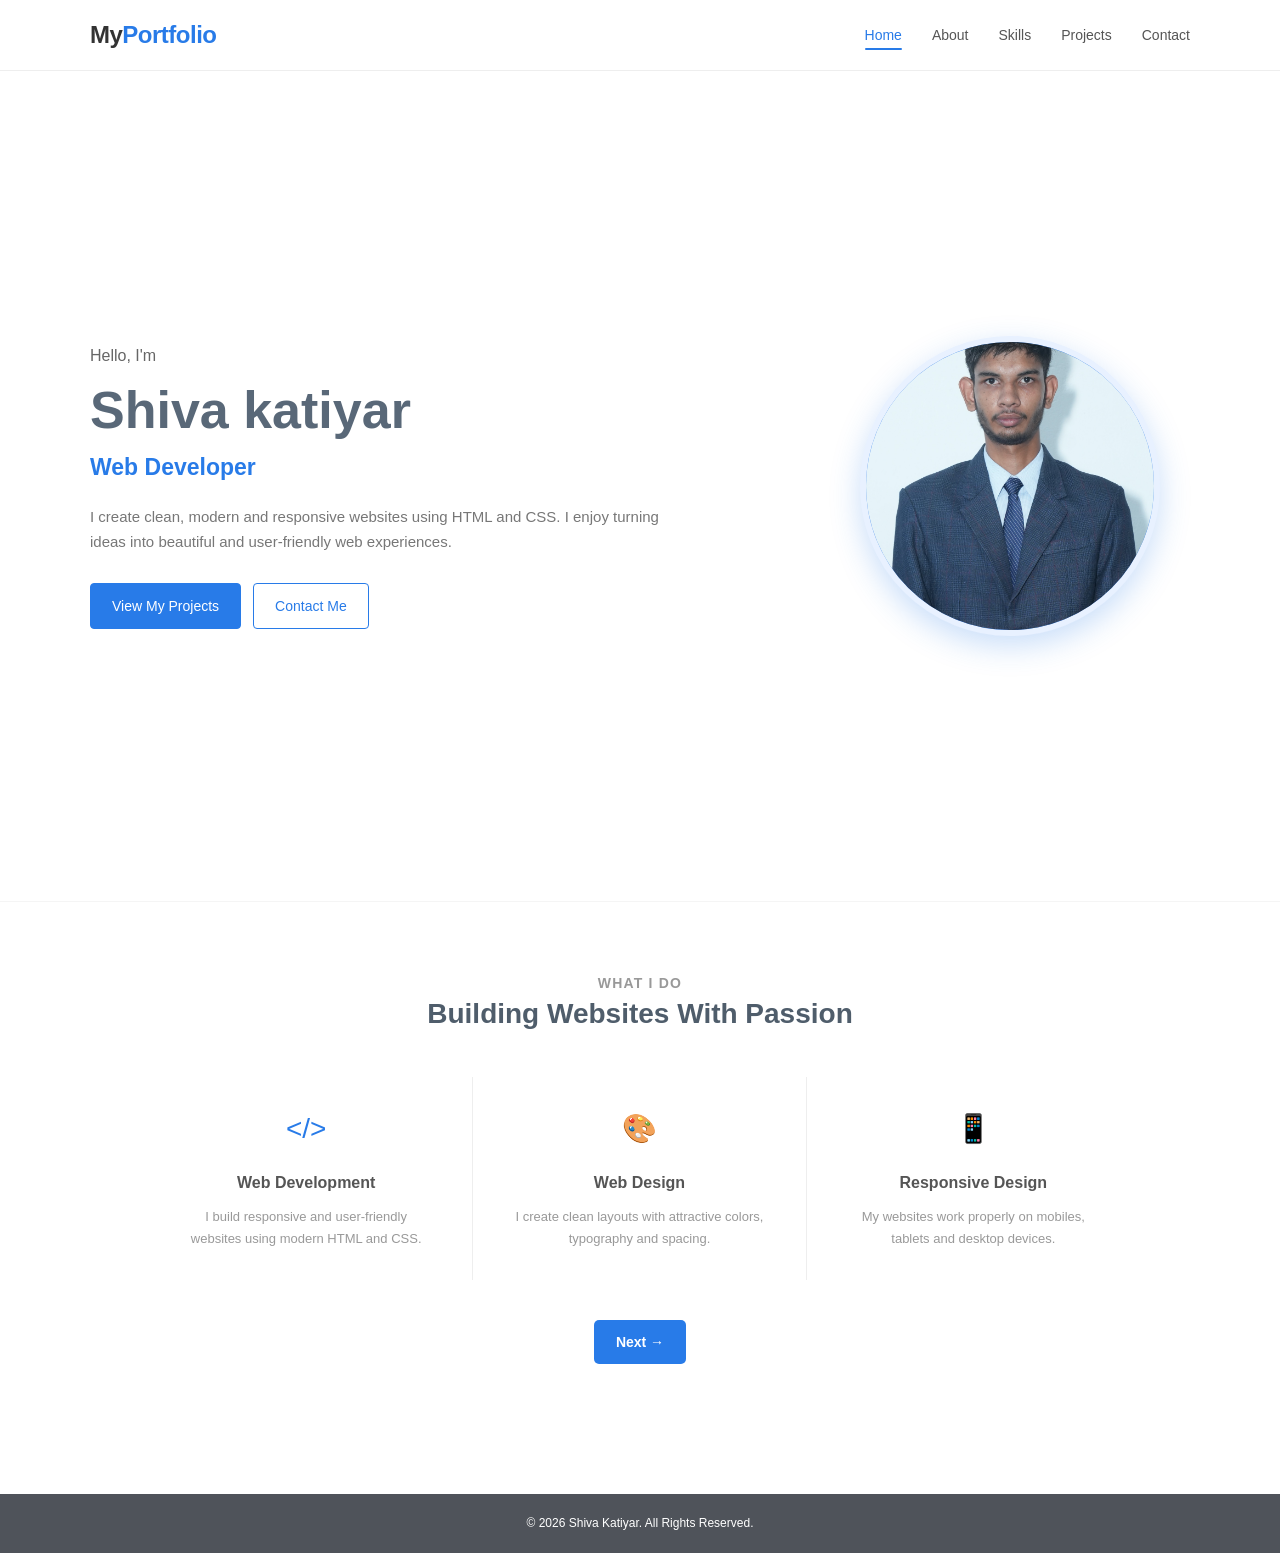
<file: index.html>
<!DOCTYPE html>
<html lang="en">
<head>
    <meta charset="UTF-8">
    <meta name="viewport" content="width=device-width, initial-scale=1.0">
    <title>My Portfolio | Mayank Tripathi</title>
    <!-- CSS -->
    <link rel="stylesheet" href="style1.css">
</head>
<body>
    <!-- =====================================================
         HEADER / NAVBAR
    ====================================================== -->
    <header class="header">
        <div class="container navbar">
            <!-- Logo -->
            <a href="index.html" class="logo">
                My<span>Portfolio</span>
            </a>
            <!-- Navigation -->
            <nav>
                <ul class="nav-links">
                    <li> <a href="index.html" class="active">Home</a></li>
                    <li><a href="about.html">About</a></li>
                    <li><a href="skills.html">Skills</a></li>
                    <li><a href="projects.html">Projects</a></li>
                    <li><a href="contact.html">Contact</a></li>
                </ul>
            </nav>
        </div>
    </header>
    <!-- =====================================================
         HOME / HERO SECTION
    ====================================================== -->
    <main>
        <section class="hero">
            <div class="container hero-content">
                <!-- LEFT SIDE -->
                <div class="hero-text">
                    <p class="intro"> Hello, I'm </p>
                    <h1>
                        Shiva katiyar
                    </h1>

                    <h2>
                        Web Developer
                    </h2>
                    <p class="description">
                        I create clean, modern and responsive websites
                        using HTML and CSS. I enjoy turning ideas into
                        beautiful and user-friendly web experiences.
                    </p>
                    <!-- Buttons -->
                    <div class="buttons">
                        <a href="projects.html" class="btn primary-btn">
                            View My Projects
                        </a>
                        <a href="contact.html" class="btn secondary-btn">
                            Contact Me
                        </a>
                    </div>

                </div>


                <!-- RIGHT SIDE / PROFILE IMAGE -->
                <div class="hero-image">

                    <div class="profile-circle">

                        <img
                            src="shiva pp.jpeg"
                            alt="Shiva Katiyar"
                        >

                    </div>

                </div>

            </div>

        </section>
        <!-- =================================================
             WHAT I DO SECTION
        ================================================== -->
        <section class="services">

            <div class="container">

                <div class="section-title">

                    <p class="small-title">
                        What I Do
                    </p>

                    <h2>
                        Building Websites With Passion
                    </h2>

                </div>


                <div class="services-grid">


                    <!-- Service 1 -->
                    <div class="service-card">

                        <div class="service-icon">
                            &lt;/&gt;
                        </div>

                        <h3>
                            Web Development
                        </h3>

                        <p>
                            I build responsive and user-friendly
                            websites using modern HTML and CSS.
                        </p>

                    </div>


                    <!-- Service 2 -->
                    <div class="service-card">

                        <div class="service-icon">
                            🎨
                        </div>

                        <h3>
                            Web Design
                        </h3>

                        <p>
                            I create clean layouts with attractive
                            colors, typography and spacing.
                        </p>

                    </div>


                    <!-- Service 3 -->
                    <div class="service-card">

                        <div class="service-icon">
                            📱
                        </div>

                        <h3>
                            Responsive Design
                        </h3>

                        <p>
                            My websites work properly on mobiles,
                            tablets and desktop devices.
                        </p>

                    </div>

                </div>

            </div>

            <div class="page-navigation">    
    <a href="about.html" class="nav-btn next-btn">Next →</a>
</div>

        </section>

    </main>


    <!-- =====================================================
         FOOTER
    ====================================================== -->

    <footer class="footer">

        <p>
            © 2026 Shiva Katiyar. All Rights Reserved.
        </p>

    </footer>

</body>

</html>
</file>
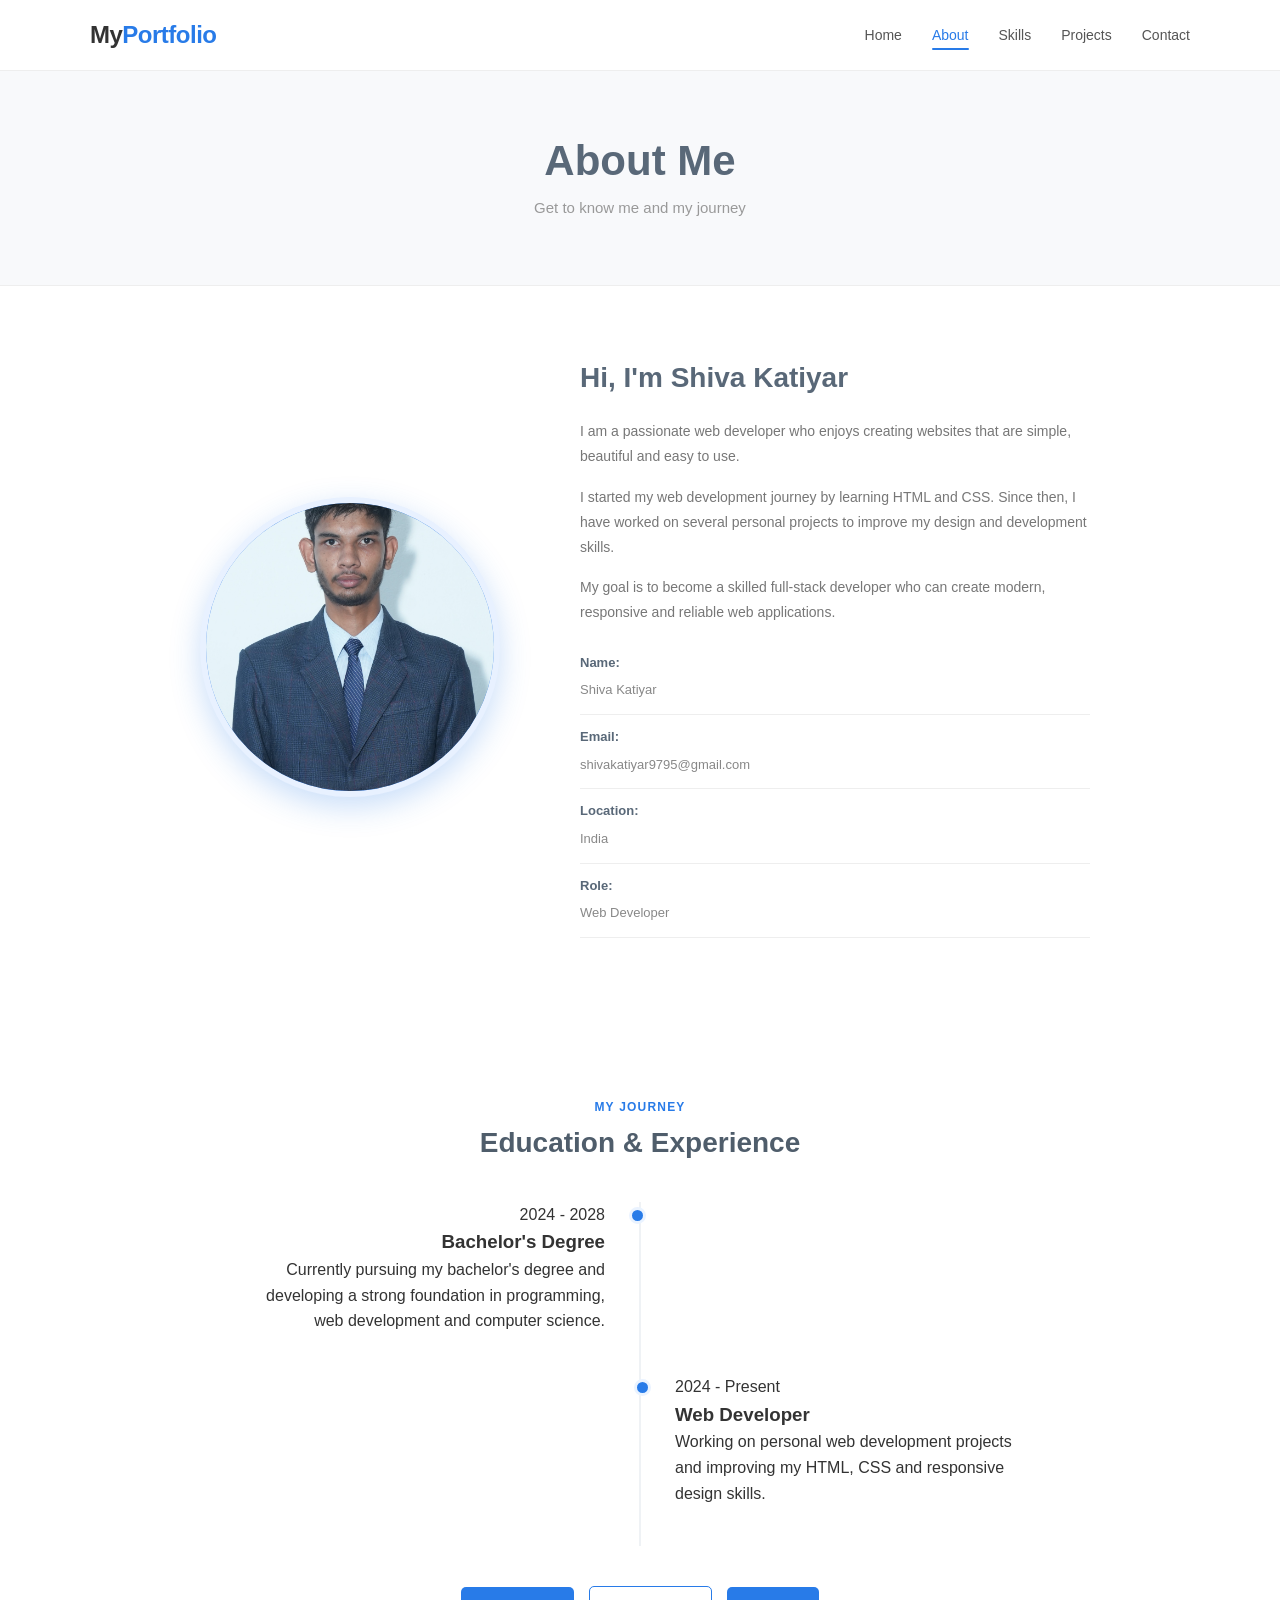
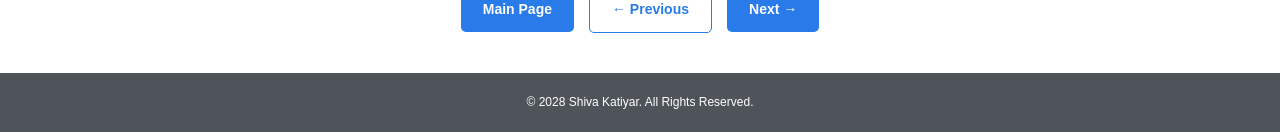
<file: about.html>
<!DOCTYPE html>
<html lang="en">

<head>
    <meta charset="UTF-8">
    <meta name="viewport" content="width=device-width, initial-scale=1.0">

    <title>My Portfolio | About</title>

    <link rel="stylesheet" href="style1.css">
</head>

<body>

    <!-- =====================================================
         HEADER
    ====================================================== -->

    <header class="header">

        <div class="container navbar">

            <!-- Logo -->
            <a href="index.html" class="logo">
                My<span>Portfolio</span>
            </a>

            <!-- Navigation -->
            <nav>
                <ul class="nav-links">

                    <li>
                        <a href="index.html">
                            Home
                        </a>
                    </li>

                    <li>
                        <a href="about.html" class="active">
                            About
                        </a>
                    </li>

                    <li>
                        <a href="skills.html">
                            Skills
                        </a>
                    </li>

                    <li>
                        <a href="projects.html">
                            Projects
                        </a>
                    </li>

                    <li>
                        <a href="contact.html">
                            Contact
                        </a>
                    </li>

                </ul>
            </nav>

        </div>

    </header>


    <!-- =====================================================
         PAGE HEADER
    ====================================================== -->

    <section class="page-header">

        <h1>
            About Me
        </h1>

        <p>
            Get to know me and my journey
        </p>

    </section>


    <!-- =====================================================
         ABOUT SECTION
    ====================================================== -->

    <section class="about-section">

        <div class="container about-content">


            <!-- =================================================
                 PROFILE IMAGE
            ================================================== -->

            <div class="about-image">

                <div class="profile-circle">

                    <img
                        src="shiva pp.jpeg"
                        alt="Shiva Katiyar"
                    >

                </div>

            </div>


            <!-- =================================================
                 ABOUT TEXT
            ================================================== -->

            <div class="about-text">

                <h2>
                    Hi, I'm Shiva Katiyar
                </h2>


                <p>
                    I am a passionate web developer who enjoys
                    creating websites that are simple, beautiful
                    and easy to use.
                </p>


                <p>
                    I started my web development journey by learning
                    HTML and CSS. Since then, I have worked on several
                    personal projects to improve my design and
                    development skills.
                </p>


                 

                <p>
                    My goal is to become a skilled full-stack developer
                    who can create modern, responsive and reliable
                    web applications.
                </p>


                <!-- =================================================
                     PERSONAL INFORMATION
                ================================================== -->

                <div class="info-grid">


                    <div class="info-item">

                        <strong>
                            Name:
                        </strong>

                        <span>
                            Shiva Katiyar
                        </span>

                    </div>


                    <div class="info-item">

                        <strong>
                            Email:
                        </strong>

                        <span>
                            shivakatiyar9795@gmail.com
                        </span>

                    </div>


                    <div class="info-item">

                        <strong>
                            Location:
                        </strong>

                        <span>
                            India
                        </span>

                    </div>


                    <div class="info-item">

                        <strong>
                            Role:
                        </strong>
                        
                        <span>
                            Web Developer
                        </span>

                    </div>

                </div>
                
            </div>
            
        </div>
        
    </section>


    <!-- =====================================================
    MY JOURNEY
    ====================================================== -->
    
    <section class="journey">

        <div class="section-title">
            
            <div class="small-title">
                My Journey
            </div>
            
            <h2>
                Education & Experience
            </h2>
            
        </div>
        
        
        <div class="timeline">
            

            <!-- Education -->
            
            <div class="timeline-item">
                
                <div class="timeline-year">
                    2024 - 2028
                </div>
                
                <h3>
                    Bachelor's Degree
                </h3>
                
                <p>
                    Currently pursuing my bachelor's degree and
                    developing a strong foundation in programming,
                    web development and computer science.
                </p>
                
            </div>
            
            
            <!-- Web Development -->

            <div class="timeline-item">

                <div class="timeline-year">
                    2024 - Present
                </div>

                <h3>
                    Web Developer
                </h3>
                
                <p>
                    Working on personal web development projects
                    and improving my HTML, CSS and responsive
                    design skills.
                </p>

            </div>


            <!-- Java Backend -->
<!-- 
            <div class="timeline-item">
                
                <div class="timeline-year">
                    Present
                </div>

                <h3>
                    Java Backend Development
                </h3>
                
                <p>
                    Currently learning Java backend development,
                    databases and server-side technologies to
                    develop full-stack web applications.
                </p>
                
            </div> -->
            
        </div>
        
        <div class="page-navigation">
        <a href="index.html" class="nav-btn main-btn">Main Page</a>
        <a href="index.html" class="nav-btn prev-btn">← Previous</a>
        <a href="skills.html" class="nav-btn next-btn">Next →</a>
    </div>
    </section>


    <!-- =====================================================
         FOOTER
    ====================================================== -->

    <footer class="footer">

        <p>
            © 2028 Shiva Katiyar. All Rights Reserved.
        </p>

    </footer>

</body>

</html>
</file>
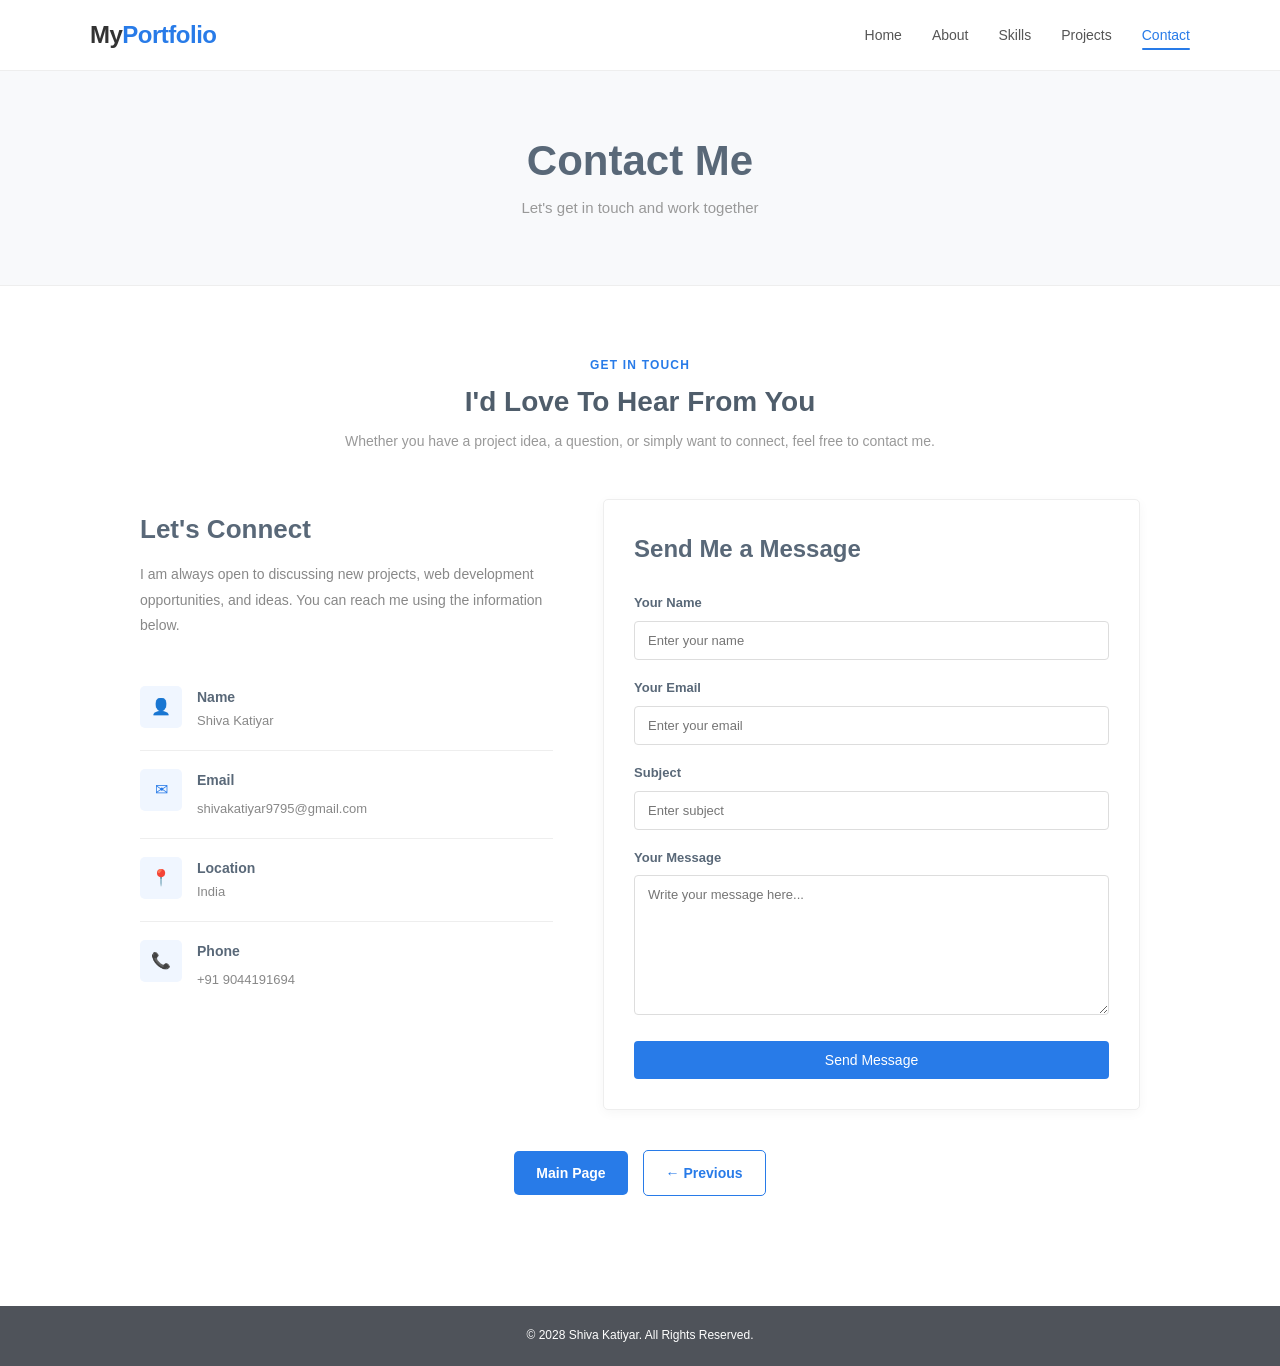
<file: contact.html>
<!DOCTYPE html>
<html lang="en">

<head>
    <meta charset="UTF-8">
    <meta name="viewport" content="width=device-width, initial-scale=1.0">

    <title>My Portfolio | Contact</title>

    <link rel="stylesheet" href="style1.css">
</head>


<body>


<!-- =====================================================
     HEADER / NAVBAR
===================================================== -->

<header class="header">

    <div class="container navbar">

        <a href="index.html" class="logo">
            My<span>Portfolio</span>
        </a>


        <nav>

            <ul class="nav-links">

                <li>
                    <a href="index.html">
                        Home
                    </a>
                </li>

                <li>
                    <a href="about.html">
                        About
                    </a>
                </li>

                <li>
                    <a href="skills.html">
                        Skills
                    </a>
                </li>

                <li>
                    <a href="projects.html">
                        Projects
                    </a>
                </li>

                <li>
                    <a href="contact.html" class="active">
                        Contact
                    </a>
                </li>

            </ul>

        </nav>

    </div>

</header>



<!-- =====================================================
     PAGE HEADER
===================================================== -->

<section class="page-header">

    <h1>Contact Me</h1>

    <p>
        Let's get in touch and work together
    </p>

</section>



<!-- =====================================================
     CONTACT SECTION
===================================================== -->

<section class="contact-section">

    <div class="section-title">

        <div class="small-title">
            Get In Touch
        </div>

        <h2>
            I'd Love To Hear From You
        </h2>

        <p>
            Whether you have a project idea, a question,
            or simply want to connect, feel free to contact me.
        </p>

    </div>



    <div class="contact-grid">


        <!-- =================================================
             CONTACT INFORMATION
        ================================================== -->

        <div class="contact-info">

            <h2>
                Let's Connect
            </h2>

            <p>
                I am always open to discussing new projects,
                web development opportunities, and ideas.
                You can reach me using the information below.
            </p>


            <!-- Name -->

            <div class="contact-item">

                <div class="contact-icon">
                    👤
                </div>

                <div>

                    <h3>
                        Name
                    </h3>

                    <p>
                       Shiva Katiyar
                    </p>

                </div>

            </div>


            <!-- Email -->

            <div class="contact-item">

                <div class="contact-icon">
                    ✉
                </div>

                <div>

                    <h3>
                        Email
                    </h3>

                    <a href="mailto:mt7958222@gmail.com">
                         shivakatiyar9795@gmail.com
                    </a>

                </div>

            </div>


            <!-- Location -->

            <div class="contact-item">

                <div class="contact-icon">
                    📍
                </div>

                <div>

                    <h3>
                        Location
                    </h3>

                    <p>
                        India
                    </p>

                </div>

            </div>


            <!-- Phone -->

            <div class="contact-item">

                <div class="contact-icon">
                    📞
                </div>

                <div>

                    <h3>
                        Phone
                    </h3>

                    <a href="tel:+919044191694">
                        +91  9044191694
                    </a>

                </div>

            </div>

        </div>



        <!-- =================================================
             CONTACT FORM
        ================================================== -->

        <div class="contact-form">

            <h2>
                Send Me a Message
            </h2>


            <form action="#" method="post">


                <!-- Name -->

                <div class="form-group">

                    <label for="name">
                        Your Name
                    </label>

                    <input
                        type="text"
                        id="name"
                        name="name"
                        placeholder="Enter your name"
                        required
                    >

                </div>


                <!-- Email -->

                <div class="form-group">

                    <label for="email">
                        Your Email
                    </label>

                    <input
                        type="email"
                        id="email"
                        name="email"
                        placeholder="Enter your email"
                        required
                    >

                </div>


                <!-- Subject -->

                <div class="form-group">

                    <label for="subject">
                        Subject
                    </label>

                    <input
                        type="text"
                        id="subject"
                        name="subject"
                        placeholder="Enter subject"
                        required
                    >

                </div>


                <!-- Message -->

                <div class="form-group">

                    <label for="message">
                        Your Message
                    </label>

                    <textarea
                        id="message"
                        name="message"
                        placeholder="Write your message here..."
                        required
                    ></textarea>

                </div>


                <!-- Submit -->

                <button
                    type="submit"
                    class="btn primary-btn"
                >
                    Send Message
                </button>

            </form>

        </div>

    </div>
    <div class="page-navigation">
    <a href="index.html" class="nav-btn main-btn">Main Page</a>
    <a href="projects.html" class="nav-btn prev-btn">← Previous</a>
 </div>

</section>



<!-- =====================================================
     FOOTER
===================================================== -->

<footer class="footer">

    © 2028 Shiva Katiyar. All Rights Reserved.

</footer>


</body>
</html>
</file>
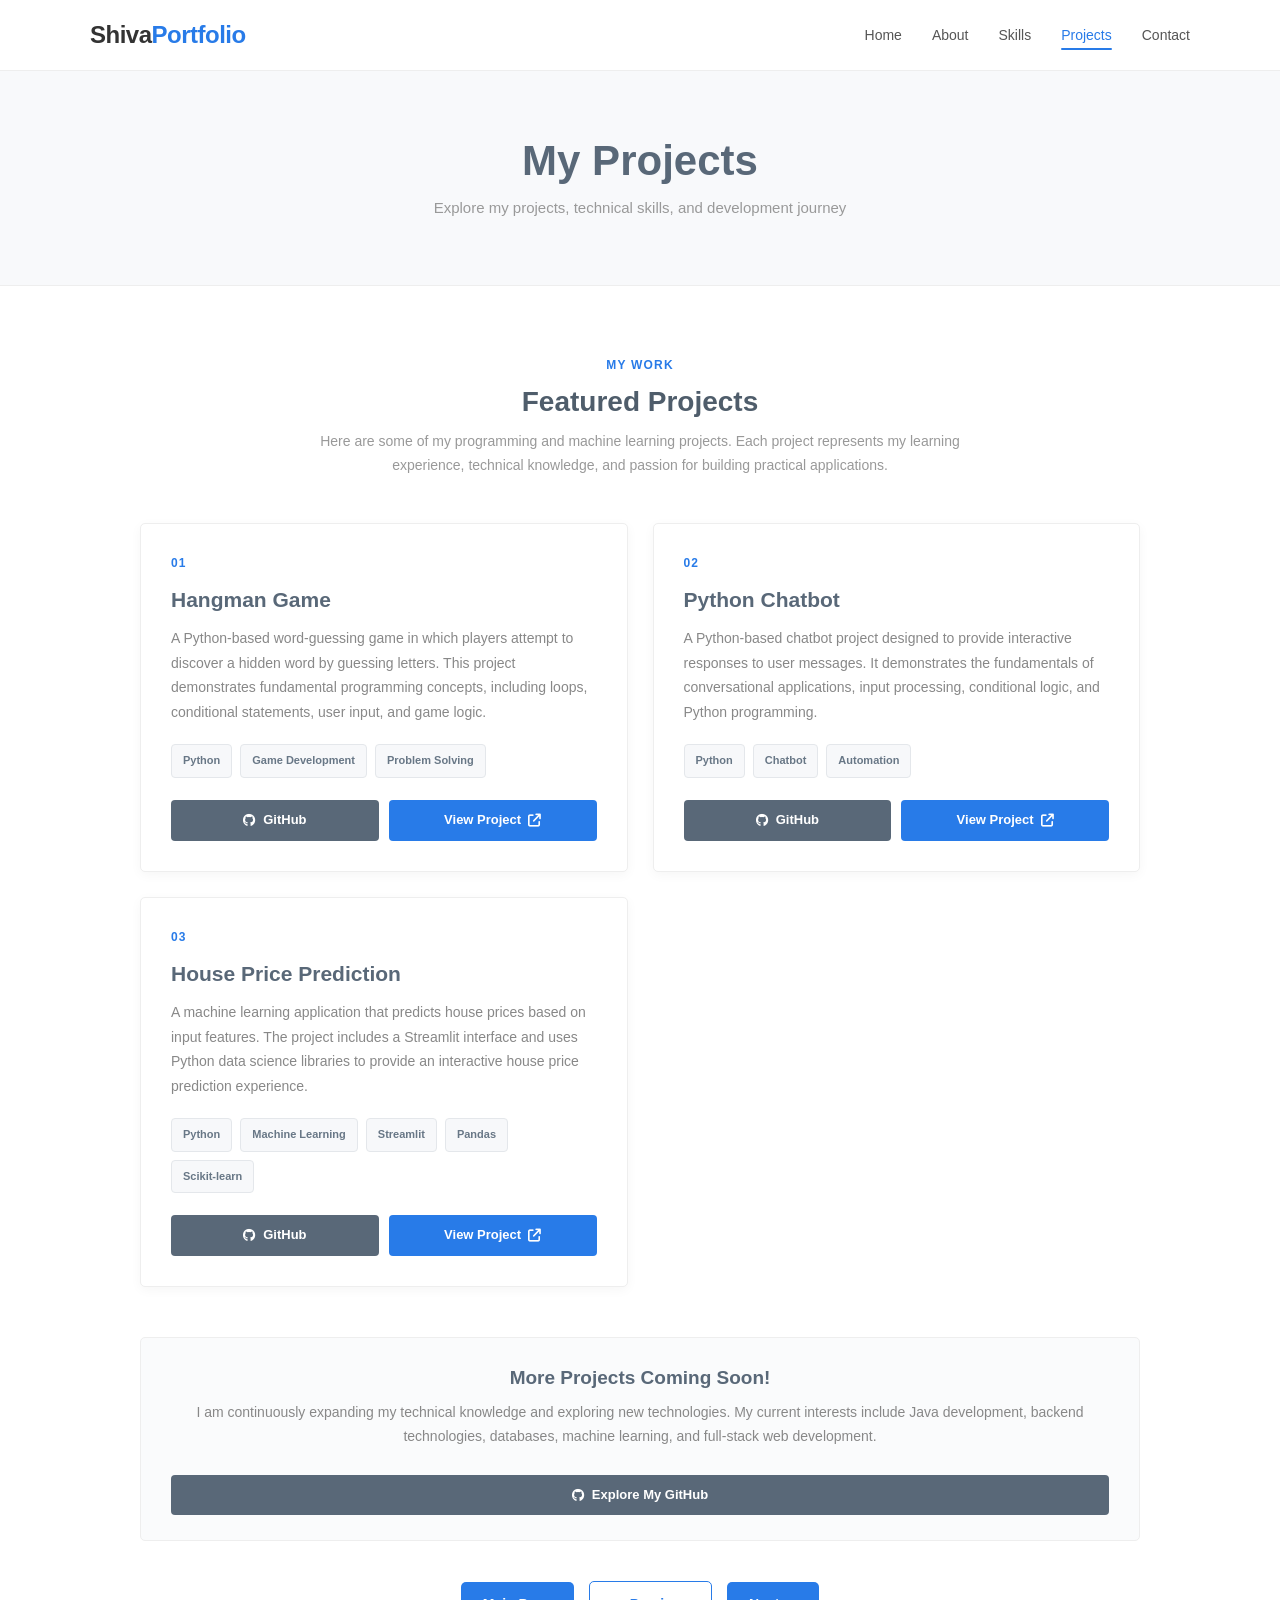
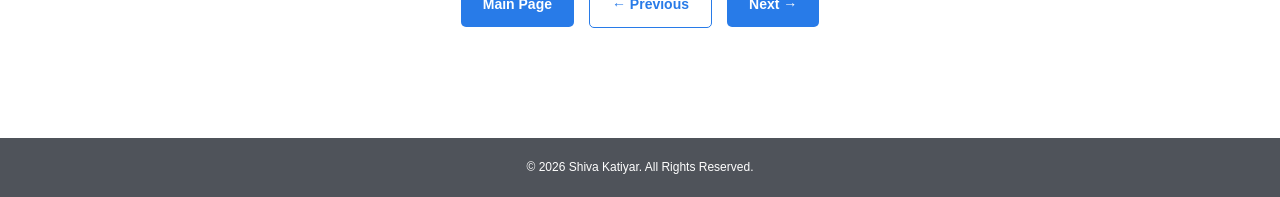
<file: projects.html>
<!DOCTYPE html>
<html lang="en">

<head>
    <meta charset="UTF-8">
    <meta name="viewport" content="width=device-width, initial-scale=1.0">

    <title>Shiva Katiyar | Projects</title>

    <link rel="stylesheet" href="style1.css">

    <!-- Font Awesome -->
    <link rel="stylesheet"
          href="https://cdnjs.cloudflare.com/ajax/libs/font-awesome/6.5.2/css/all.min.css">
</head>

<body>

<!-- ================= HEADER ================= -->

<header class="header">

    <div class="container navbar">

        <a href="index.html" class="logo">
            Shiva<span>Portfolio</span>
        </a>

        <nav>
            <ul class="nav-links">

                <li>
                    <a href="index.html">Home</a>
                </li>

                <li>
                    <a href="about.html">About</a>
                </li>

                <li>
                    <a href="skills.html">Skills</a>
                </li>

                <li>
                    <a href="projects.html" class="active">Projects</a>
                </li>

                <li>
                    <a href="contact.html">Contact</a>
                </li>

            </ul>
        </nav>

    </div>

</header>


<!-- ================= PAGE HEADER ================= -->

<section class="page-header">

    <h1>My Projects</h1>

    <p>Explore my projects, technical skills, and development journey</p>

</section>


<!-- ================= PROJECTS SECTION ================= -->

<section class="projects-section">

    <!-- SECTION HEADING -->

    <div class="section-title">

        <div class="small-title">
            MY WORK
        </div>

        <h2>Featured Projects</h2>

        <p>
            Here are some of my programming and machine learning projects.
            Each project represents my learning experience, technical
            knowledge, and passion for building practical applications.
        </p>

    </div>


    <!-- ================= PROJECT GRID ================= -->

    <div class="projects-grid">


        <!-- ================================================
             PROJECT 1: HANGMAN GAME
        ================================================= -->

        <div class="project-card">

            <div class="project-number">01</div>

            <h3>Hangman Game</h3>

            <p>
                A Python-based word-guessing game in which players
                attempt to discover a hidden word by guessing letters.
                This project demonstrates fundamental programming
                concepts, including loops, conditional statements,
                user input, and game logic.
            </p>

            <div class="project-tech">

                <span>Python</span>

                <span>Game Development</span>

                <span>Problem Solving</span>

            </div>

            <div class="project-buttons">

                <a
                    href="https://github.com/Shivakatiyar9795/CodeAlpha_HangManGame"
                    target="_blank"
                    rel="noopener noreferrer"
                    class="project-btn github-btn">

                    <i class="fa-brands fa-github"></i>
                    GitHub

                </a>

                <a
                    href="https://github.com/Shivakatiyar9795/CodeAlpha_HangManGame"
                    target="_blank"
                    rel="noopener noreferrer"
                    class="project-btn view-btn">

                    View Project
                    <i class="fa-solid fa-arrow-up-right-from-square"></i>

                </a>

            </div>

        </div>


        <!-- ================================================
             PROJECT 2: CHATBOT
        ================================================= -->

        <div class="project-card">

            <div class="project-number">02</div>

            <h3>Python Chatbot</h3>

            <p>
                A Python-based chatbot project designed to provide
                interactive responses to user messages. It demonstrates
                the fundamentals of conversational applications,
                input processing, conditional logic, and Python
                programming.
            </p>

            <div class="project-tech">

                <span>Python</span>

                <span>Chatbot</span>

                <span>Automation</span>

            </div>

            <div class="project-buttons">

                <a
                    href="https://github.com/Shivakatiyar9795/CodeAlpha_Chatbot"
                    target="_blank"
                    rel="noopener noreferrer"
                    class="project-btn github-btn">

                    <i class="fa-brands fa-github"></i>
                    GitHub

                </a>

                <a
                    href="https://github.com/Shivakatiyar9795/CodeAlpha_Chatbot"
                    target="_blank"
                    rel="noopener noreferrer"
                    class="project-btn view-btn">

                    View Project
                    <i class="fa-solid fa-arrow-up-right-from-square"></i>

                </a>

            </div>

        </div>


        <!-- ================================================
             PROJECT 3: HOUSE PRICE PREDICTION
        ================================================= -->

        <div class="project-card">

            <div class="project-number">03</div>

            <h3>House Price Prediction</h3>

            <p>
                A machine learning application that predicts house
                prices based on input features. The project includes
                a Streamlit interface and uses Python data science
                libraries to provide an interactive house price
                prediction experience.
            </p>

            <div class="project-tech">

                <span>Python</span>

                <span>Machine Learning</span>

                <span>Streamlit</span>

                <span>Pandas</span>

                <span>Scikit-learn</span>

            </div>

            <div class="project-buttons">

                <a
                    href="https://github.com/Shivakatiyar9795/House_Price_Prediction"
                    target="_blank"
                    rel="noopener noreferrer"
                    class="project-btn github-btn">

                    <i class="fa-brands fa-github"></i>
                    GitHub

                </a>

                <a
                    href="https://github.com/Shivakatiyar9795/House_Price_Prediction"
                    target="_blank"
                    rel="noopener noreferrer"
                    class="project-btn view-btn">

                    View Project
                    <i class="fa-solid fa-arrow-up-right-from-square"></i>

                </a>

            </div>

        </div>


    </div>


    <!-- ================= MORE PROJECTS ================= -->

    <div class="projects-message">

        <h3>More Projects Coming Soon!</h3>

        <p>
            I am continuously expanding my technical knowledge and
            exploring new technologies. My current interests include
            Java development, backend technologies, databases,
            machine learning, and full-stack web development.
        </p>

        <br>

        <a
            href="https://github.com/Shivakatiyar9795"
            target="_blank"
            rel="noopener noreferrer"
            class="project-btn github-btn">

            <i class="fa-brands fa-github"></i>
            Explore My GitHub

        </a>

    </div>


    <!-- ================= PAGE NAVIGATION ================= -->

    <div class="page-navigation">

        <a href="index.html" class="nav-btn main-btn">
            Main Page
        </a>

        <a href="skills.html" class="nav-btn prev-btn">
            ← Previous
        </a>

        <a href="contact.html" class="nav-btn next-btn">
            Next →
        </a>

    </div>

</section>


<!-- ================= FOOTER ================= -->

<footer class="footer">

    © 2026 Shiva Katiyar. All Rights Reserved.

</footer>

</body>
</html>
</file>
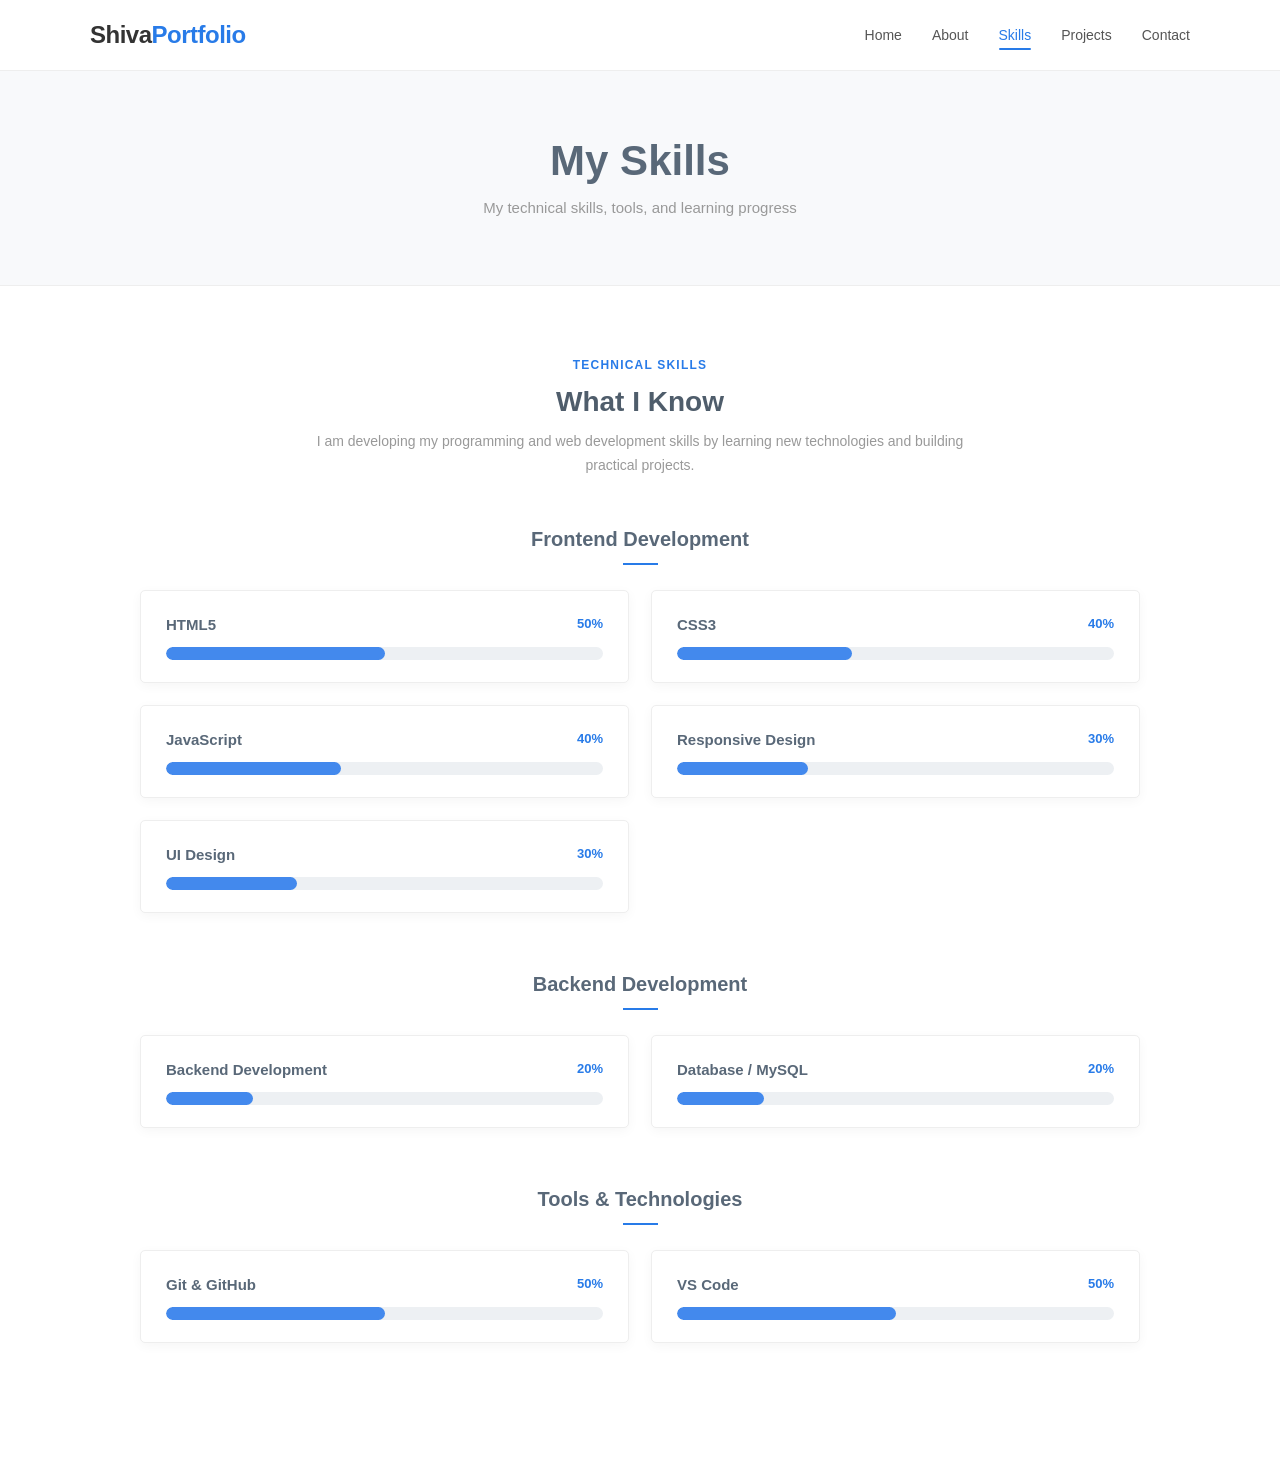
<file: skills.html>
<!DOCTYPE html>
<html lang="en">

<head>
    <meta charset="UTF-8">
    <meta name="viewport" content="width=device-width, initial-scale=1.0">

    <title>Shiva Katiyar | Skills</title>

    <link rel="stylesheet" href="style1.css">

    <!-- Font Awesome -->
    <link rel="stylesheet"
          href="https://cdnjs.cloudflare.com/ajax/libs/font-awesome/6.5.2/css/all.min.css">
</head>

<body>

<!-- ================= HEADER ================= -->

<header class="header">

    <div class="container navbar">

        <a href="index.html" class="logo">
            Shiva<span>Portfolio</span>
        </a>

        <nav>
            <ul class="nav-links">

                <li>
                    <a href="index.html">Home</a>
                </li>

                <li>
                    <a href="about.html">About</a>
                </li>

                <li>
                    <a href="skills.html" class="active">Skills</a>
                </li>

                <li>
                    <a href="projects.html">Projects</a>
                </li>

                <li>
                    <a href="contact.html">Contact</a>
                </li>

            </ul>
        </nav>

    </div>

</header>


<!-- ================= PAGE HEADER ================= -->

<section class="page-header">

    <h1>My Skills</h1>

    <p>
        My technical skills, tools, and learning progress
    </p>

</section>


<!-- ================= SKILLS SECTION ================= -->

<section class="skills-section">

    <!-- MAIN HEADING -->

    <div class="section-title">

        <div class="small-title">
            Technical Skills
        </div>

        <h2>What I Know</h2>

        <p>
            I am developing my programming and web development
            skills by learning new technologies and building
            practical projects.
        </p>

    </div>


    <!-- ================= FRONTEND SKILLS ================= -->

    <div class="skill-category">

        <h3 class="category-heading">
            Frontend Development
        </h3>

        <div class="skills-grid">


            <!-- HTML5 -->

            <div class="skill-card">

                <div class="skill-top">

                    <span class="skill-name">
                        HTML5
                    </span>

                    <span class="skill-percent">
                        50%
                    </span>

                </div>

                <div class="progress">

                    <div class="progress-bar"
                         style="width: 50%;">
                    </div>

                </div>

            </div>


            <!-- CSS3 -->

            <div class="skill-card">

                <div class="skill-top">

                    <span class="skill-name">
                        CSS3
                    </span>

                    <span class="skill-percent">
                        40%
                    </span>

                </div>

                <div class="progress">

                    <div class="progress-bar"
                         style="width: 40%;">
                    </div>

                </div>

            </div>


            <!-- JAVASCRIPT -->

            <div class="skill-card">

                <div class="skill-top">

                    <span class="skill-name">
                        JavaScript
                    </span>

                    <span class="skill-percent">
                        40%
                    </span>

                </div>

                <div class="progress">

                    <div class="progress-bar"
                         style="width: 40%;">
                    </div>

                </div>

            </div>


            <!-- RESPONSIVE DESIGN -->

            <div class="skill-card">

                <div class="skill-top">

                    <span class="skill-name">
                        Responsive Design
                    </span>

                    <span class="skill-percent">
                        30%
                    </span>

                </div>

                <div class="progress">

                    <div class="progress-bar"
                         style="width: 30%;">
                    </div>

                </div>

            </div>


            <!-- UI DESIGN -->

            <div class="skill-card">

                <div class="skill-top">

                    <span class="skill-name">
                        UI Design
                    </span>

                    <span class="skill-percent">
                        30%
                    </span>

                </div>

                <div class="progress">

                    <div class="progress-bar"
                         style="width: 30%;">
                    </div>

                </div>

            </div>


        </div>

    </div>


    <!-- ================= BACKEND SKILLS ================= -->

    <div class="skill-category">

        <h3 class="category-heading">
            Backend Development
        </h3>

        <div class="skills-grid">


            <!-- BACKEND DEVELOPMENT -->

            <div class="skill-card">

                <div class="skill-top">

                    <span class="skill-name">
                        Backend Development
                    </span>

                    <span class="skill-percent">
                        20%
                    </span>

                </div>

                <div class="progress">

                    <div class="progress-bar"
                         style="width: 20%;">
                    </div>

                </div>

            </div>


            <!-- DATABASE / MYSQL -->

            <div class="skill-card">

                <div class="skill-top">

                    <span class="skill-name">
                        Database / MySQL
                    </span>

                    <span class="skill-percent">
                        20%
                    </span>

                </div>

                <div class="progress">

                    <div class="progress-bar"
                         style="width: 20%;">
                    </div>

                </div>

            </div>


        </div>

    </div>


    <!-- ================= TOOLS & TECHNOLOGIES ================= -->

    <div class="skill-category">

        <h3 class="category-heading">
            Tools & Technologies
        </h3>

        <div class="skills-grid">


            <!-- GIT & GITHUB -->

            <div class="skill-card">

                <div class="skill-top">

                    <span class="skill-name">
                        Git & GitHub
                    </span>

                    <span class="skill-percent">
                        50%
                    </span>

                </div>

                <div class="progress">

                    <div class="progress-bar"
                         style="width: 50%;">
                    </div>

                </div>

            </div>


            <!-- VS CODE -->

            <div class="skill-card">

                <div class="skill-top">

                    <span class="skill-name">
                        VS Code
                    </span>

                    <span class="skill-percent">
                        50%
                    </span>

                </div>

                <div class="progress">

                    <div class="progress-bar"
                         style="width: 50%;">
                    </div>

                </
</file>
<file: style1.css>
* {
    margin: 0;
    padding: 0;
    box-sizing: border-box;
}

html {
    scroll-behavior: smooth;
}

body {
    font-family: Arial, Helvetica, sans-serif;

    background-color: #ffffff;

    color: #333333;

    line-height: 1.6;

    min-height: 100vh;

    display: flex;
    flex-direction: column;
}

a {
    text-decoration: none;
}

ul {
    list-style: none;
}

img {
    max-width: 100%;
    display: block;
}

button,
input,
textarea {
    font-family: inherit;
}


/* =========================================================
   2. COMMON CONTAINER
========================================================= */

.container {
    width: 90%;

    max-width: 1100px;

    margin: 0 auto;
}


/* =========================================================
   3. HEADER / NAVBAR
========================================================= */

.header {
    width: 100%;

    min-height: 70px;

    background-color: #ffffff;

    border-bottom: 1px solid #eeeeee;

    position: sticky;

    top: 0;

    z-index: 1000;
}

.navbar {
    min-height: 70px;

    display: flex;

    align-items: center;

    justify-content: space-between;
}


/* =========================================================
   LOGO
========================================================= */

.logo {
    color: #333333;

    font-size: 24px;

    font-weight: 700;

    letter-spacing: -0.5px;
}

.logo span {
    color: #287be8;
}


/* =========================================================
   NAVIGATION
========================================================= */

.nav-links {
    display: flex;

    align-items: center;

    gap: 30px;
}

.nav-links li {
    display: block;
}

.nav-links a {
    color: #555555;

    font-size: 14px;

    font-weight: 400;

    transition: color 0.3s ease;

    position: relative;
}

.nav-links a:hover {
    color: #287be8;
}

.nav-links a.active {
    color: #287be8;

    font-weight: 500;
}

.nav-links a.active::after {
    content: "";

    position: absolute;

    left: 0;

    right: 0;

    bottom: -7px;

    height: 2px;

    background-color: #287be8;

    border-radius: 2px;
}


/* =========================================================
   4. COMMON PAGE HEADER
   Used by Skills / Projects / Contact / About
========================================================= */

.page-header {
    width: 100%;

    background-color: #f8f9fb;

    text-align: center;

    padding: 65px 20px;

    border-bottom: 1px solid #eeeeee;
}

.page-header h1 {
    color: #596878;

    font-size: 42px;

    font-weight: 700;

    line-height: 1.2;

    margin-bottom: 10px;
}

.page-header p {
    color: #999999;

    font-size: 15px;

    line-height: 1.6;
}


/* =========================================================
   5. COMMON SECTION TITLE
========================================================= */

.section-title {
    text-align: center;

    margin-bottom: 45px;
}

.small-title {
    color: #287be8;

    font-size: 12px;

    font-weight: 700;

    text-transform: uppercase;

    letter-spacing: 1.2px;

    margin-bottom: 8px;
}

.section-title h2 {
    color: #4f5d6b;

    font-size: 28px;

    font-weight: 700;

    line-height: 1.3;

    margin-bottom: 10px;
}

.section-title p {
    color: #999999;

    font-size: 14px;

    line-height: 1.7;

    max-width: 650px;

    margin: 0 auto;
}


/* =========================================================
   6. HOME / HERO SECTION
========================================================= */

.hero {
    min-height: calc(100vh - 70px);

    display: flex;

    align-items: center;

    background-color: #ffffff;

    padding: 70px 0;
}

.hero-content {
    display: flex;

    align-items: center;

    justify-content: space-between;

    gap: 80px;
}


/* =========================================================
   HERO TEXT
========================================================= */

.hero-text {
    flex: 1;

    max-width: 600px;
}

.intro {
    color: #666666;

    font-size: 16px;

    margin-bottom: 10px;
}

.hero-text h1 {
    color: #596878;

    font-size: 52px;

    font-weight: 700;

    line-height: 1.2;

    margin-bottom: 8px;
}

.hero-text h2 {
    color: #287be8;

    font-size: 23px;

    font-weight: 600;

    margin-bottom: 18px;
}

.description {
    max-width: 570px;

    color: #777777;

    font-size: 15px;

    line-height: 1.7;

    margin-bottom: 28px;
}


/* =========================================================
   7. BUTTONS
========================================================= */

.buttons {
    display: flex;

    align-items: center;

    gap: 12px;
}

.btn {
    display: inline-block;

    padding: 11px 21px;

    border-radius: 4px;

    font-size: 14px;

    transition: all 0.3s ease;

    cursor: pointer;
}


/* ---------- Primary Button ---------- */

.primary-btn {
    background-color: #287be8;

    color: #ffffff;

    border: 1px solid #287be8;
}

.primary-btn:hover {
    background-color: #1768d2;

    border-color: #1768d2;

    transform: translateY(-2px);
}


/* ---------- Secondary Button ---------- */

.secondary-btn {
    background-color: transparent;

    color: #287be8;

    border: 1px solid #287be8;
}

.secondary-btn:hover {
    background-color: #287be8;

    color: #ffffff;
}


/* =========================================================
   8. LARGE CIRCULAR PROFILE IMAGE
========================================================= */

.hero-image {
    flex: 0 0 360px;

    display: flex;

    align-items: center;

    justify-content: center;
}


/* ---------- Circle ---------- */

.profile-circle {
    width: 300px;

    height: 300px;

    border-radius: 50%;

    overflow: hidden;

    background-color: #4389ed;

    display: flex;

    align-items: center;

    justify-content: center;

    border: 6px solid #e8f1ff;

    box-shadow:
        0 10px 30px rgba(40, 123, 232, 0.25);
}


/* ---------- Image ---------- */

.profile-circle img {
    width: 100%;

    height: 100%;

    object-fit: cover;

    object-position: center;

    display: block;
}


/* =========================================================
   9. HOME - SERVICES / WHAT I DO
========================================================= */

.services {
    padding: 70px 0 90px;

    background-color: #ffffff;

    border-top: 1px solid #f5f5f5;
}


/* =========================================================
   SERVICES GRID
========================================================= */

.services-grid {
    max-width: 1000px;

    margin: 0 auto;

    display: grid;

    grid-template-columns: repeat(3, 1fr);
}


/* =========================================================
   SERVICE CARD
========================================================= */

.service-card {
    text-align: center;

    padding: 30px;

    border-right: 1px solid #eeeeee;

    transition: all 0.3s ease;
}

.service-card:last-child {
    border-right: none;
}

.service-card:hover {
    transform: translateY(-5px);
}


/* =========================================================
   SERVICE ICON
========================================================= */

.service-icon {
    color: #287be8;

    font-size: 28px;

    margin-bottom: 18px;
}


/* =========================================================
   SERVICE TITLE
========================================================= */

.service-card h3 {
    color: #555555;

    font-size: 16px;

    margin-bottom: 10px;
}


/* =========================================================
   SERVICE DESCRIPTION
========================================================= */

.service-card p {
    color: #999999;

    font-size: 13px;

    line-height: 1.7;

    max-width: 250px;

    margin: 0 auto;
}


/* =========================================================
   10. ABOUT PAGE
========================================================= */

.about-section {
    width: 90%;

    max-width: 1000px;

    margin: 0 auto;

    padding: 70px 0;
}


/* =========================================================
   ABOUT CONTENT
========================================================= */

.about-content {
    display: flex;

    align-items: center;

    justify-content: space-between;

    gap: 70px;

    margin-bottom: 80px;
}


/* =========================================================
   ABOUT IMAGE
========================================================= */

.about-image {
    flex: 0 0 320px;

    display: flex;

    align-items: center;

    justify-content: center;
}

.about-image .profile-circle {
    width: 300px;

    height: 300px;

    border-radius: 50%;

    overflow: hidden;

    background-color: #4389ed;

    border: 6px solid #e8f1ff;

    box-shadow:
        0 10px 30px rgba(40, 123, 232, 0.25);
}

.about-image .profile-circle img {
    width: 100%;

    height: 100%;

    display: block;

    object-fit: cover;

    object-position: center;
}


/* =========================================================
   ABOUT TEXT
========================================================= */

.about-text {
    flex: 1;
}

.about-text h2 {
    color: #596878;

    font-size: 28px;

    margin-bottom: 18px;
}

.about-text h3 {
    color: #596878;

    font-size: 19px;

    margin-top: 25px;

    margin-bottom: 8px;
}

.about-text p {
    color: #777777;

    font-size: 14px;

    line-height: 1.8;

    margin-bottom: 15px;
}


/* =========================================================
   ABOUT INFO
========================================================= */

.about-info {
    display: grid;

    grid-template-columns: repeat(2, 1fr);

    gap: 12px 25px;

    margin-top: 25px;
}

.info-item {
    padding: 12px 0;

    border-bottom: 1px solid #eeeeee;
}

.info-item strong {
    display: block;

    color: #596878;

    font-size: 13px;

    margin-bottom: 3px;
}

.info-item span {
    color: #888888;

    font-size: 13px;
}


/* =========================================================
   11. JOURNEY / TIMELINE
========================================================= */

.journey {
    padding-top: 10px;
}

.journey .section-title {
    margin-bottom: 40px;
}


/* =========================================================
   TIMELINE
========================================================= */

.timeline {
    max-width: 850px;

    margin: 0 auto;

    position: relative;
}

.timeline::before {
    content: "";

    position: absolute;

    left: 50%;

    top: 0;

    bottom: 0;

    width: 1px;

    background-color: #dfe5eb;

    transform: translateX(-50%);
}


/* =========================================================
   TIMELINE ITEM
========================================================= */

.timeline-item {
    width: 50%;

    padding: 0 35px 40px;

    position: relative;
}

.timeline-item:nth-child(odd) {
    text-align: right;

    left: 0;
}

.timeline-item:nth-child(even) {
    left: 50%;
}


/* =========================================================
   TIMELINE DOT
========================================================= */

.timeline-item::before {
    content: "";

    position: absolute;

    top: 5px;

    width: 11px;

    height: 11px;

    background-color: #287be8;

    border: 3px solid #eaf3ff;

    border-radius: 50%;
}

.timeline-item:nth-child(odd)::before {
    right: -6px;
}

.timeline-item:nth-child(even)::before {
    left: -6px;
}


/* =========================================================
   TIMELINE CONTENT
========================================================= */

.timeline-content {
    background-color: #ffffff;

    border: 1px solid #eeeeee;

    border-radius: 5px;

    padding: 20px;

    box-shadow: 0 3px 12px rgba(0, 0, 0, 0.04);
}

.timeline-content .date {
    color: #287be8;

    font-size: 12px;

    font-weight: 700;

    margin-bottom: 5px;
}

.timeline-content h3 {
    color: #596878;

    font-size: 17px;

    margin-bottom: 7px;
}

.timeline-content p {
    color: #888888;

    font-size: 13px;

    line-height: 1.7;
}


/* =========================================================
   12. SKILLS PAGE
========================================================= */

.skills-section {
    width: 90%;

    max-width: 1000px;

    margin: 0 auto;

    padding: 70px 0;
}


/* =========================================================
   SKILLS CATEGORY
========================================================= */

.skill-category {
    margin-bottom: 55px;
}

.category-heading {
    color: #596878;

    font-size: 20px;

    font-weight: 600;

    text-align: center;

    margin-bottom: 25px;

    position: relative;
}


/* Small blue line under category heading */

.category-heading::after {
    content: "";

    display: block;

    width: 35px;

    height: 2px;

    background-color: #287be8;

    margin: 8px auto 0;
}


/* =========================================================
   SKILLS GRID
========================================================= */

.skills-grid {
    display: grid;

    grid-template-columns: repeat(2, 1fr);

    gap: 22px;
}


/* =========================================================
   SKILL CARD
========================================================= */

.skill-card {
    background-color: #ffffff;

    border: 1px solid #eeeeee;

    border-radius: 5px;

    padding: 22px 25px;

    box-shadow:
        0 3px 12px rgba(0, 0, 0, 0.04);

    transition:
        transform 0.25s ease,
        box-shadow 0.25s ease,
        border-color 0.25s ease;
}

.skill-card:hover {
    transform: translateY(-3px);

    border-color: #d7e7fa;

    box-shadow:
        0 8px 20px rgba(40, 123, 232, 0.09);
}


/* =========================================================
   SKILL TOP
========================================================= */

.skill-top {
    display: flex;

    align-items: center;

    justify-content: space-between;

    gap: 15px;

    margin-bottom: 10px;
}


/* =========================================================
   SKILL NAME
========================================================= */

.skill-name {
    color: #596878;

    font-size: 15px;

    font-weight: 600;
}


/* =========================================================
   SKILL PERCENT
========================================================= */

.skill-percent {
    color: #287be8;

    font-size: 13px;

    font-weight: 600;

    white-space: nowrap;
}


/* =========================================================
   PROGRESS BAR
========================================================= */

.progress {
    width: 100%;

    height: 13px;

    background-color: #edf0f3;

    border-radius: 20px;

    overflow: hidden;
}

.progress-bar {
    height: 100%;

    background-color: #4389ed;

    border-radius: 20px;

    transition: width 0.8s ease;
}


/* =========================================================
   ADDITIONAL SKILLS
========================================================= */

.additional-skills {
    margin-top: 60px;

    padding: 50px 30px;

    background-color: #fafbfc;

    border: 1px solid #eeeeee;

    border-radius: 5px;
}

.additional-skills .section-title {
    margin-bottom: 30px;
}


/* =========================================================
   TAGS
========================================================= */

.tags {
    display: flex;

    align-items: center;

    justify-content: center;

    flex-wrap: wrap;

    gap: 10px;
}

.tag {
    display: inline-block;

    padding: 9px 16px;

    background-color: #ffffff;

    color: #687786;

    border: 1px solid #e1e5e9;

    border-radius: 4px;

    font-size: 13px;

    transition: all 0.25s ease;
}

.tag:hover {
    color: #287be8;

    border-color: #287be8;

    transform: translateY(-2px);
}


/* =========================================================
   LEARNING BOX
========================================================= */

.learning-box {
    margin-top: 45px;

    padding: 25px 30px;

    background-color: #f8fbff;

    border: 1px solid #dceaff;

    border-radius: 5px;

    text-align: center;
}

.learning-box h3 {
    color: #596878;

    font-size: 19px;

    margin-bottom: 8px;
}

.learning-box p {
    color: #888888;

    font-size: 14px;

    line-height: 1.7;
}


/* =========================================================
   13. PROJECTS PAGE
========================================================= */

.projects-section {
    width: 90%;

    max-width: 1000px;

    margin: 0 auto;

    padding: 70px 0;
}


/* =========================================================
   PROJECT GRID
========================================================= */

.projects-grid {
    display: grid;

    grid-template-columns: repeat(2, 1fr);

    gap: 25px;
}


/* =========================================================
   PROJECT CARD
========================================================= */

.project-card {
    background-color: #ffffff;

    border: 1px solid #eeeeee;

    border-radius: 5px;

    padding: 30px;

    box-shadow:
        0 3px 12px rgba(0, 0, 0, 0.04);

    position: relative;

    transition:
        transform 0.25s ease,
        box-shadow 0.25s ease,
        border-color 0.25s ease;
}

.project-card:hover {
    transform: translateY(-5px);

    border-color: #d5e5f8;

    box-shadow:
        0 10px 25px rgba(40, 123, 232, 0.10);
}


/* =========================================================
   PROJECT NUMBER
========================================================= */

.project-number {
    color: #287be8;

    font-size: 12px;

    font-weight: 700;

    letter-spacing: 1px;

    margin-bottom: 12px;
}


/* =========================================================
   PROJECT TITLE
========================================================= */

.project-card h3 {
    color: #596878;

    font-size: 21px;

    font-weight: 600;

    line-height: 1.4;

    margin-bottom: 12px;
}


/* =========================================================
   PROJECT DESCRIPTION
========================================================= */

.project-card p {
    color: #888888;

    font-size: 14px;

    line-height: 1.75;

    margin-bottom: 20px;

    min-height: 95px;
}


/* =========================================================
   PROJECT TECHNOLOGIES
========================================================= */

.project-tech {
    display: flex;

    flex-wrap: wrap;

    align-items: center;

    gap: 8px;

    margin-bottom: 22px;
}

.project-tech span {
    display: inline-block;

    padding: 7px 11px;

    background-color: #f7f8fa;

    color: #687786;

    border: 1px solid #e4e7eb;

    border-radius: 4px;

    font-size: 11px;

    font-weight: 600;
}


/* =========================================================
   PROJECT BUTTONS
========================================================= */

.project-buttons {
    display: flex;

    gap: 10px;
}

.project-btn {
    flex: 1;

    display: flex;

    align-items: center;

    justify-content: center;

    gap: 7px;

    padding: 10px 14px;

    border-radius: 4px;

    font-size: 13px;

    font-weight: 600;

    transition: all 0.25s ease;
}


/* ---------- GitHub Button ---------- */

.github-btn {
    background-color: #596878;

    color: #ffffff;
}

.github-btn:hover {
    background-color: #3f4d5b;

    transform: translateY(-2px);
}


/* ---------- View Project Button ---------- */

.view-btn {
    background-color: #287be8;

    color: #ffffff;
}

.view-btn:hover {
    background-color: #1769d0;

    transform: translateY(-2px);
}


/* =========================================================
   PROJECT MESSAGE
========================================================= */

.projects-message {
    margin-top: 50px;

    padding: 25px 30px;

    background-color: #fafbfc;

    border: 1px solid #eeeeee;

    border-radius: 5px;

    text-align: center;
}

.projects-message h3 {
    color: #596878;

    font-size: 19px;

    margin-bottom: 8px;
}

.projects-message p {
    color: #888888;

    font-size: 14px;

    line-height: 1.7;
}


/* =========================================================
   14. CONTACT PAGE
========================================================= */

.contact-section {
    width: 90%;

    max-width: 1000px;

    margin: 0 auto;

    padding: 70px 0;
}


/* =========================================================
   CONTACT GRID
========================================================= */

.contact-grid {
    display: grid;

    grid-template-columns: 1fr 1.3fr;

    gap: 50px;

    align-items: start;
}


/* =========================================================
   CONTACT INFORMATION
========================================================= */

.contact-info {
    padding: 10px 0;
}

.contact-info h2 {
    color: #596878;

    font-size: 26px;

    margin-bottom: 12px;
}

.contact-info > p {
    color: #888888;

    font-size: 14px;

    line-height: 1.8;

    margin-bottom: 30px;
}


/* =========================================================
   CONTACT ITEM
========================================================= */

.contact-item {
    display: flex;

    align-items: flex-start;

    gap: 15px;

    padding: 18px 0;

    border-bottom: 1px solid #eeeeee;
}

.contact-item:last-child {
    border-bottom: none;
}

.contact-icon {
    width: 42px;

    height: 42px;

    flex-shrink: 0;

    display: flex;

    align-items: center;

    justify-content: center;

    background-color: #f0f6ff;

    color: #287be8;

    border-radius: 5px;

    font-size: 16px;
}

.contact-item h3 {
    color: #596878;

    font-size: 14px;

    margin-bottom: 3px;
}

.contact-item p,
.contact-item a {
    color: #888888;

    font-size: 13px;

    line-height: 1.6;
}

.contact-item a:hover {
    color: #287be8;
}


/* =========================================================
   CONTACT FORM
========================================================= */

.contact-form {
    background-color: #ffffff;

    border: 1px solid #eeeeee;

    border-radius: 5px;

    padding: 30px;

    box-shadow:
        0 3px 12px rgba(0, 0, 0, 0.04);
}

.contact-form h2 {
    color: #596878;

    font-size: 24px;

    margin-bottom: 25px;
}


/* =========================================================
   FORM GROUP
========================================================= */

.form-group {
    margin-bottom: 18px;
}

.form-group label {
    display: block;

    color: #596878;

    font-size: 13px;

    font-weight: 600;

    margin-bottom: 7px;
}

.form-group input,
.form-group textarea {
    width: 100%;

    border: 1px solid #dddddd;

    background-color: #ffffff;

    color: #555555;

    border-radius: 4px;

    padding: 11px 13px;

    font-size: 13px;

    outline: none;

    transition:
        border-color 0.25s ease,
        box-shadow 0.25s ease;
}

.form-group input:focus,
.form-group textarea:focus {
    border-color: #287be8;

    box-shadow:
        0 0 0 3px rgba(40, 123, 232, 0.08);
}

.form-group textarea {
    min-height: 140px;

    resize: vertical;
}


/* =========================================================
   FORM BUTTON
========================================================= */

.contact-form .btn {
    border: none;

    width: 100%;
}


/* =========================================================
   15. FOOTER
========================================================= */

.footer {
    width: 100%;

    background-color: #4f535a;

    color: #ffffff;

    text-align: center;

    padding: 20px;

    font-size: 12px;

    margin-top: auto;
}


/* =========================================================
   16. TABLET RESPONSIVE - 900px
========================================================= */

@media (max-width: 900px) {

    .container {
        width: 92%;
    }


    /* Hero */

    .hero-content {
        gap: 45px;
    }

    .hero-text h1 {
        font-size: 45px;
    }


    /* About */

    .about-content {
        gap: 40px;
    }


    /* Skills */

    .skills-grid {
        grid-template-columns: repeat(2, 1fr);
    }


    /* Projects */

    .projects-grid {
        grid-template-columns: repeat(2, 1fr);
    }


    /* Contact */

    .contact-grid {
        gap: 35px;
    }

}


/* =========================================================
   17. TABLET RESPONSIVE - 768px
========================================================= */

@media (max-width: 768px) {

    /* =====================================================
       HEADER
    ===================================================== */

    .header {
        height: auto;

        min-height: 70px;
    }

    .navbar {
        height: auto;

        padding: 18px 0;

        flex-direction: column;

        gap: 18px;
    }

    .nav-links {
        gap: 18px;

        flex-wrap: wrap;

        justify-content: center;
    }

    .nav-links a {
        font-size: 13px;
    }


    /* =====================================================
       PAGE HEADER
    ===================================================== */

    .page-header {
        padding: 55px 20px;
    }

    .page-header h1 {
        font-size: 36px;
    }


    /* =====================================================
       HOME / HERO
    ===================================================== */

    .hero {
        min-height: auto;

        padding: 80px 0;
    }

    .hero-content {
        flex-direction: column-reverse;

        text-align: center;

        gap: 45px;
    }

    .hero-text {
        max-width: 100%;
    }

    .hero-text h1 {
        font-size: 42px;
    }

    .description {
        margin-left: auto;

        margin-right: auto;
    }

    .buttons {
        justify-content: center;
    }


    /* =====================================================
       PROFILE
    ===================================================== */

    .hero-image {
        flex: auto;
    }

    .profile-circle {
        width: 280px;

        height: 280px;
    }


    /* =====================================================
       SERVICES
    ===================================================== */

    .services-grid {
        grid-template-columns: 1fr;

        max-width: 600px;
    }

    .service-card {
        border-right: none;

        border-bottom: 1px solid #eeeeee;

        padding: 30px 20px;
    }

    .service-card:last-child {
        border-bottom: none;
    }


    /* =====================================================
       ABOUT
    ===================================================== */

    .about-section {
        padding: 55px 0;
    }

    .about-content {
        flex-direction: column;

        text-align: center;

        gap: 40px;
    }

    .about-image {
        flex: auto;
    }

    .about-image .profile-circle {
        width: 280px;

        height: 280px;
    }

    .about-text {
        width: 100%;
    }

    .about-info {
        text-align: left;
    }


    /* =====================================================
       TIMELINE
    ===================================================== */

    .timeline::before {
        left: 8px;

        transform: none;
    }

    .timeline-item {
        width: 100%;

        left: 0 !important;

        text-align: left !important;

        padding:
            0
            0
            30px
            35px;
    }

    .timeline-item::before {
        left: 3px !important;

        right: auto !important;
    }


    /* =====================================================
       SKILLS
    ===================================================== */

    .skills-section {
        width: 92%;

        padding: 55px 0;
    }

    .skills-grid {
        grid-template-columns: 1fr;
    }


    /* =====================================================
       PROJECTS
    ===================================================== */

    .projects-section {
        width: 92%;

        padding: 55px 0;
    }

    .projects-grid {
        grid-template-columns: 1fr;

        max-width: 600px;

        margin: 0 auto;
    }


    /* =====================================================
       CONTACT
    ===================================================== */

    .contact-section {
        width: 92%;

        padding: 55px 0;
    }

    .contact-grid {
        grid-template-columns: 1fr;

        gap: 40px;
    }

}


/* =========================================================
   18. MOBILE RESPONSIVE - 480px
========================================================= */

@media (max-width: 480px) {

    /* =====================================================
       CONTAINER
    ===================================================== */

    .container {
        width: 92%;
    }


    /* =====================================================
       LOGO
    ===================================================== */

    .logo {
        font-size: 22px;
    }


    /* =====================================================
       NAVIGATION
    ===================================================== */

    .nav-links {
        gap: 12px;
    }

    .nav-links a {
        font-size: 12px;
    }


    /* =====================================================
       PAGE HEADER
    ===================================================== */

    .page-header {
        padding: 45px 15px;
    }

    .page-header h1 {
        font-size: 30px;
    }

    .page-header p {
        font-size: 14px;
    }


    /* =====================================================
       HERO
    ===================================================== */

    .hero {
        padding: 60px 0;
    }

    .hero-text h1 {
        font-size: 35px;
    }

    .hero-text h2 {
        font-size: 20px;
    }

    .intro {
        font-size: 14px;
    }

    .description {
        font-size: 14px;
    }


    /* =====================================================
       PROFILE
    ===================================================== */

    .profile-circle {
        width: 220px;

        height: 220px;

        border-width: 5px;
    }

    .hero-image {
        flex: auto;
    }


    /* =====================================================
       BUTTONS
    ===================================================== */

    .buttons {
        flex-direction: column;

        align-items: center;
    }

    .btn {
        width: 190px;

        text-align: center;
    }


    /* =====================================================
       SECTION TITLE
    ===================================================== */

    .section-title {
        margin-bottom: 35px;
    }

    .section-title h2 {
        font-size: 23px;
    }


    /* =====================================================
       SERVICES
    ===================================================== */

    .services {
        padding: 55px 0 70px;
    }

    .service-card {
        padding: 25px 15px;
    }


    /* =====================================================
       ABOUT
    ===================================================== */

    .about-section {
        padding: 45px 0;
    }

    .about-image .profile-circle {
        width: 220px;

        height: 220px;

        border-width: 5px;
    }

    .about-text h2 {
        font-size: 24px;
    }

    .about-info {
        grid-template-columns: 1fr;

        text-align: left;
    }


    /* =====================================================
       TIMELINE
    ===================================================== */

    .timeline-content {
        padding: 17px;
    }

    .timeline-content h3 {
        font-size: 16px;
    }


    /* =====================================================
       SKILLS
    ===================================================== */

    .skills-section {
        width: 92%;

        padding: 45px 0;
    }

    .skill-card {
        padding: 20px;
    }

    .skill-name {
        font-size: 14px;
    }

    .skill-percent {
        font-size: 12px;
    }

    .progress {
        height: 12px;
    }


    /* =====================================================
       ADDITIONAL SKILLS
    ===================================================== */

    .additional-skills {
        padding: 35px 18px;
    }

    .tags {
        gap: 8px;
    }

    .tag {
        font-size: 12px;

        padding: 8px 12px;
    }


    /* =====================================================
       LEARNING BOX
    ===================================================== */

    .learning-box {
        padding: 22px 18px;
    }


    /* =====================================================
       PROJECTS
    ===================================================== */

    .projects-section {
        width: 92%;

        padding: 45px 0;
    }

    .project-card {
        padding: 22px;
    }

    .project-card h3 {
        font-size: 19px;
    }

    .project-card p {
        min-height: auto;

        font-size: 13px;
    }

    .project-buttons {
        flex-direction: column;
    }

    .project-btn {
        width: 100%;
    }


    /* =====================================================
       CONTACT
    ===================================================== */

    .contact-section {
        width: 92%;

        padding: 45px 0;
    }

    .contact-info h2 {
        font-size: 23px;
    }

    .contact-form {
        padding: 22px;
    }


    /* =====================================================
       FOOTER
    ===================================================== */

    .footer {
        font-size: 11px;

        padding: 18px 10px;
    }

}


/* =========================================================
   19. EXTRA SMALL DEVICES - 350px
========================================================= */

@media (max-width: 350px) {

    /* =====================================================
       NAVIGATION
    ===================================================== */

    .nav-links {
        gap: 8px;
    }

    .nav-links a {
        font-size: 11px;
    }


    /* =====================================================
       HERO
    ===================================================== */

    .hero-text h1 {
        font-size: 30px;
    }

    .hero-text h2 {
        font-size: 18px;
    }


    /* =====================================================
       PROFILE
    ===================================================== */

    .profile-circle {
        width: 190px;

        height: 190px;
    }

    .about-image .profile-circle {
        width: 190px;

        height: 190px;
    }


    /* =====================================================
       PAGE HEADER
    ===================================================== */

    .page-header h1 {
        font-size: 27px;
    }


    /* =====================================================
       SKILLS
    ===================================================== */

    .skill-top {
        gap: 8px;
    }

    .skill-name {
        font-size: 13px;
    }

    .skill-percent {
        font-size: 11px;
    }


    /* =====================================================
       PROJECTS
    ===================================================== */

    .project-card {
        padding: 18px;
    }

    .project-card h3 {
        font-size: 18px;
    }


    /* =====================================================
       FOOTER
    ===================================================== */

    .footer {
        font-size: 10px;
    }

}
/* ================================
   PAGE NAVIGATION BUTTONS
================================ */

.page-navigation {
    width: 90%;
    max-width: 1100px;
    margin: 40px auto;
    display: flex;
    justify-content: center;
    align-items: center;
    gap: 15px;
    flex-wrap: wrap;
}

.nav-btn {
    display: inline-block;
    padding: 11px 22px;
    border-radius: 5px;
    text-decoration: none;
    font-size: 14px;
    font-weight: 600;
    transition: all 0.3s ease;
}

/* Main Page */
.main-btn {
    background: #287be8;
    color: white;
}

.main-btn:hover {
    background: #1768d2;
    transform: translateY(-2px);
}

/* Previous */
.prev-btn {
    background: white;
    color: #287be8;
    border: 1px solid #287be8;
}

.prev-btn:hover {
    background: #287be8;
    color: white;
    transform: translateY(-2px);
}

/* Next */
.next-btn {
    background: #287be8;
    color: white;
}

.next-btn:hover {
    background: #1768d2;
    transform: translateY(-2px);
}

/* Mobile */
@media (max-width: 480px) {
    .page-navigation {
        gap: 10px;
        margin: 30px auto;
    }

    .nav-btn {
        padding: 9px 16px;
        font-size: 12px;
    }
}
</file>
